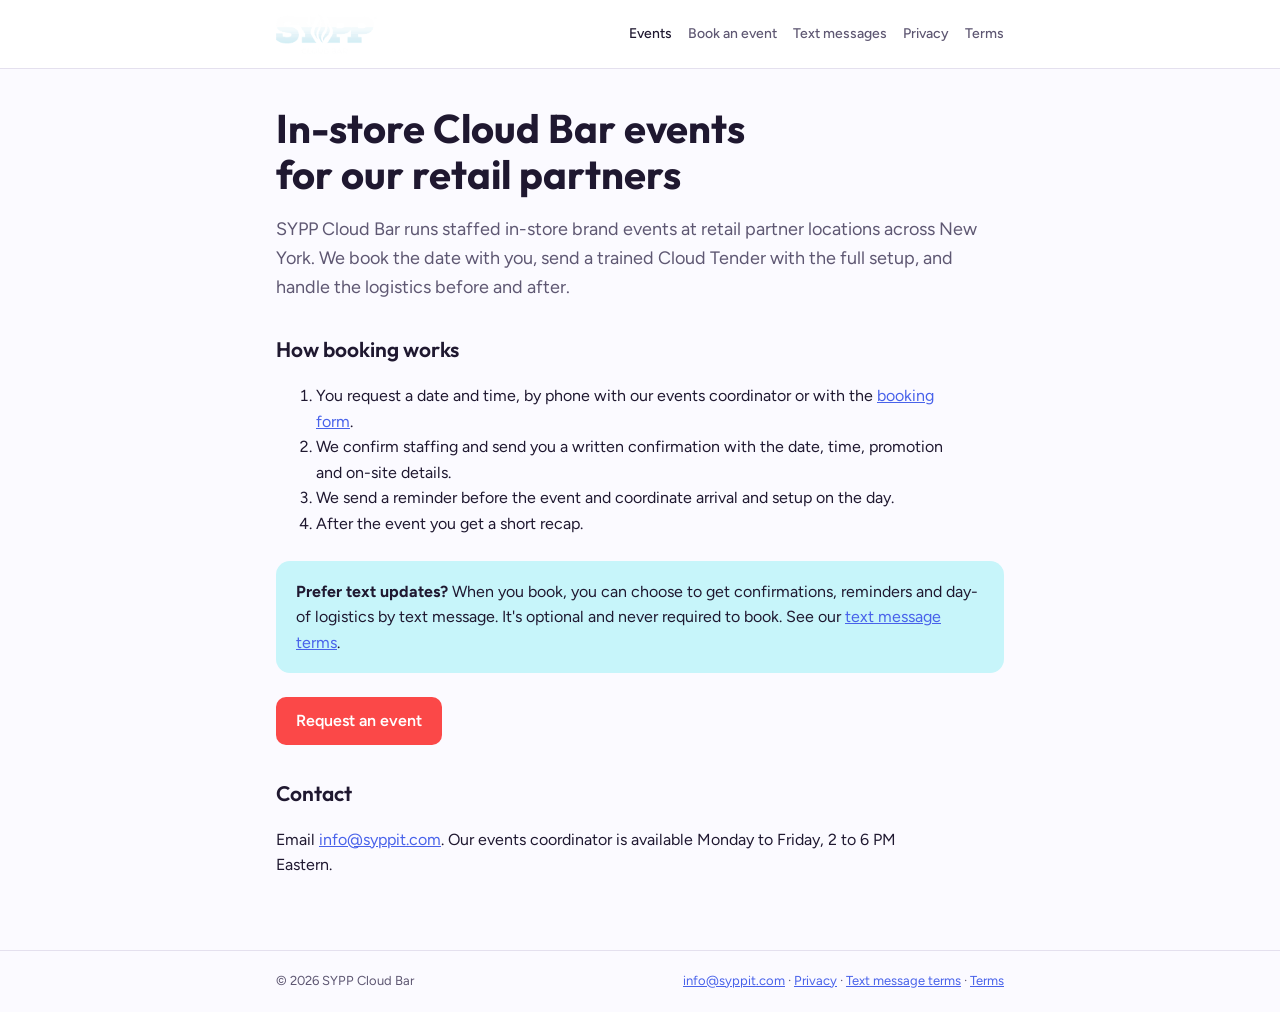
<file: index.html>
<!doctype html>
<html lang="en"><head><meta charset="utf-8"><meta name="viewport" content="width=device-width,initial-scale=1,viewport-fit=cover">
<title>SYPP Cloud Bar Events</title>
<meta name="description" content="SYPP Cloud Bar in-store events for retail partners in New York.">
<link rel="preconnect" href="https://fonts.googleapis.com">
<link rel="stylesheet" href="https://fonts.googleapis.com/css2?family=Outfit:wght@600;700&family=Figtree:wght@400;500;600&display=swap">
<link rel="stylesheet" href="assets/site.css"><link rel="icon" href="assets/sypp-logo.png">
</head><body>
<header class="top"><div class="wrap"><a href="index.html"><img src="assets/sypp-logo.png" alt="SYPP Cloud Bar" width="101" height="40"></a><nav class="links"><a href="index.html" aria-current="page">Events</a><a href="book.html">Book an event</a><a href="sms-terms.html">Text messages</a><a href="privacy.html">Privacy</a><a href="terms.html">Terms</a></nav></div></header>
<main><div class="wrap">
<h1>In-store Cloud Bar events for our retail partners</h1>
<p class="lede">SYPP Cloud Bar runs staffed in-store brand events at retail partner locations across New York. We book the date with you, send a trained Cloud Tender with the full setup, and handle the logistics before and after.</p>

<h2>How booking works</h2>
<ol>
  <li>You request a date and time, by phone with our events coordinator or with the <a href="book.html">booking form</a>.</li>
  <li>We confirm staffing and send you a written confirmation with the date, time, promotion and on-site details.</li>
  <li>We send a reminder before the event and coordinate arrival and setup on the day.</li>
  <li>After the event you get a short recap.</li>
</ol>

<div class="band">
  <strong>Prefer text updates?</strong> When you book, you can choose to get confirmations, reminders and day-of logistics by text message. It's optional and never required to book. See our <a href="sms-terms.html">text message terms</a>.
</div>

<p><a class="cta" href="book.html">Request an event</a></p>

<h2>Contact</h2>
<p>Email <a href="mailto:info@syppit.com">info@syppit.com</a>. Our events coordinator is available Monday to Friday, 2 to 6 PM Eastern.</p>

</div></main>
<footer><div class="wrap"><span>&copy; 2026 SYPP Cloud Bar</span><span><a href="mailto:info@syppit.com">info@syppit.com</a> · <a href="privacy.html">Privacy</a> · <a href="sms-terms.html">Text message terms</a> · <a href="terms.html">Terms</a></span></div></footer>
</body></html>
</file>
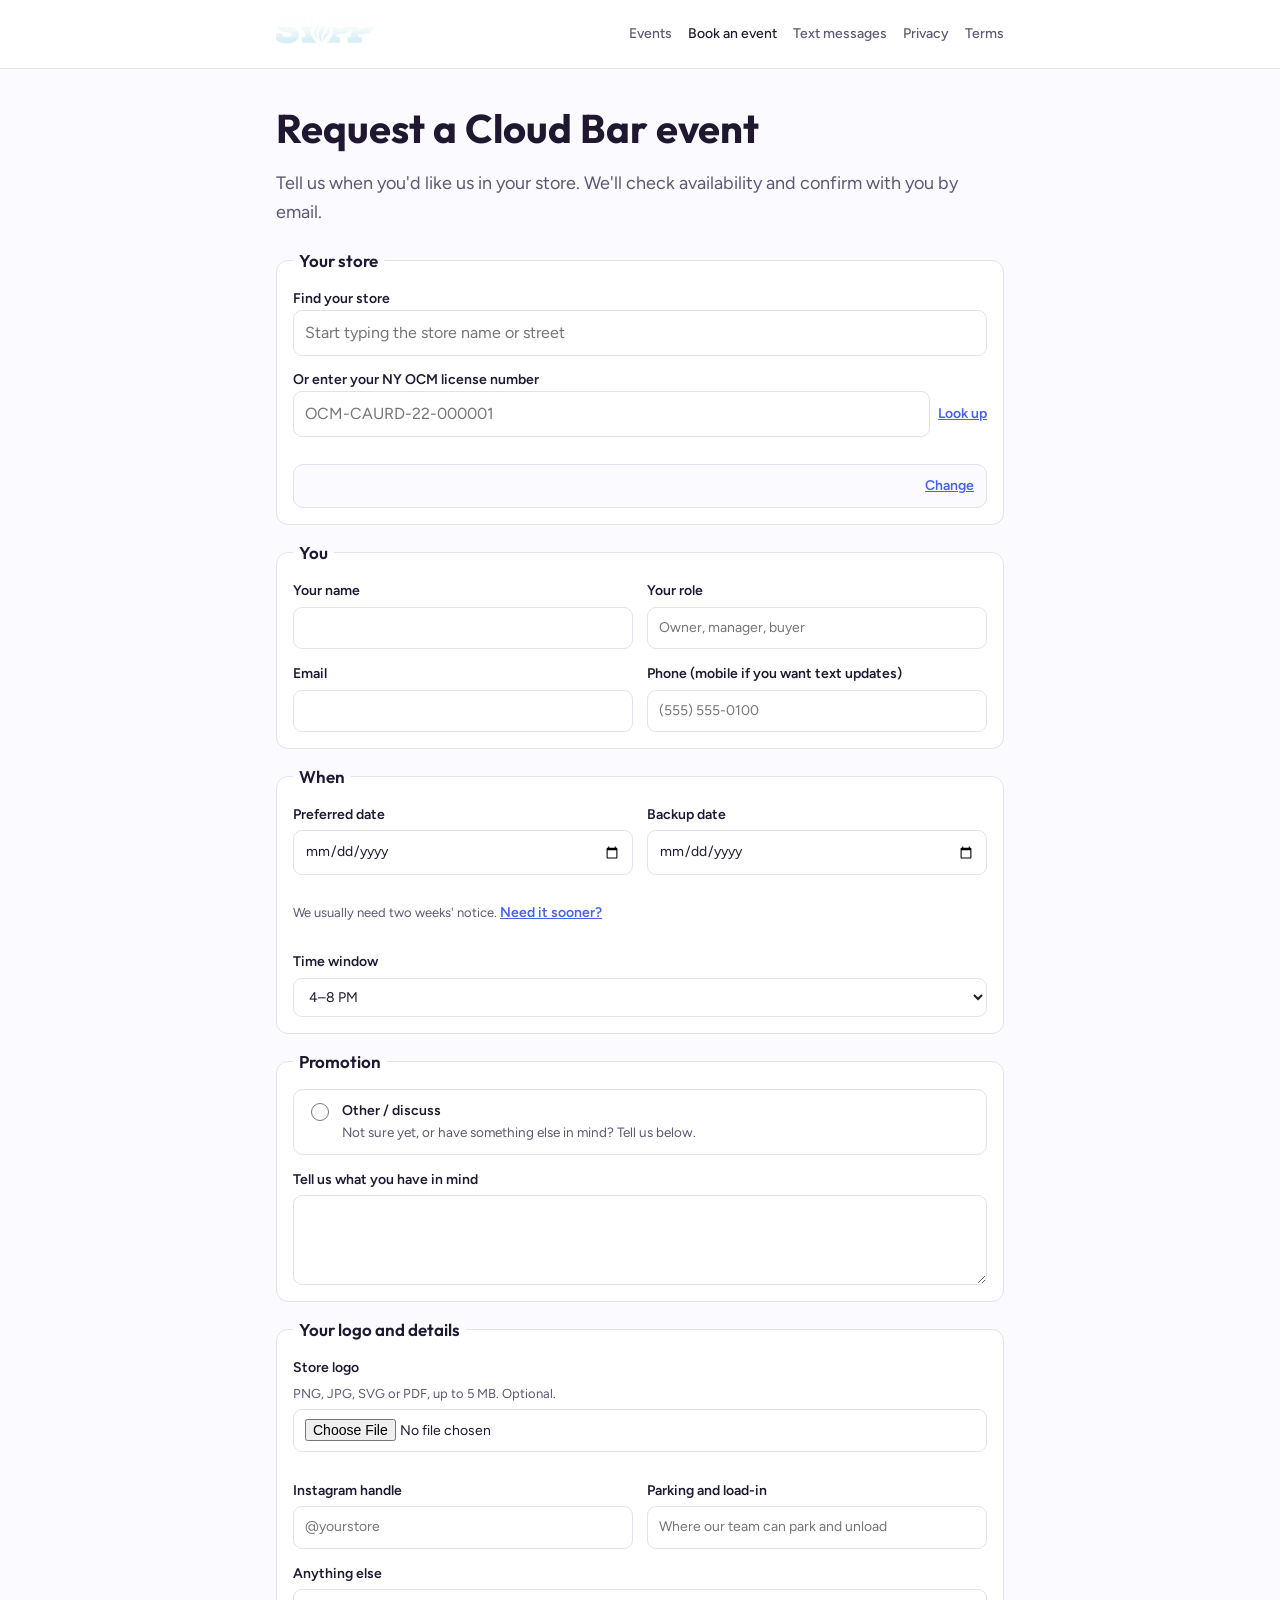
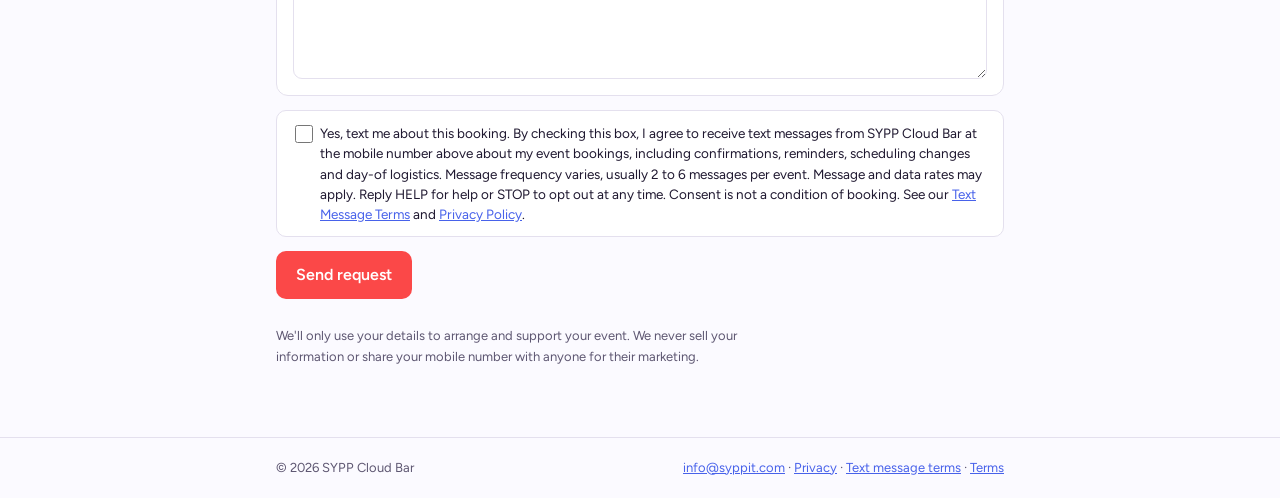
<file: book.html>
<!doctype html>
<html lang="en"><head><meta charset="utf-8"><meta name="viewport" content="width=device-width,initial-scale=1,viewport-fit=cover">
<title>Book a Cloud Bar Event</title>
<meta name="description" content="SYPP Cloud Bar in-store events for retail partners in New York.">
<link rel="preconnect" href="https://fonts.googleapis.com">
<link rel="stylesheet" href="https://fonts.googleapis.com/css2?family=Outfit:wght@600;700&family=Figtree:wght@400;500;600&display=swap">
<link rel="stylesheet" href="assets/site.css"><link rel="icon" href="assets/sypp-logo.png">
</head><body>
<header class="top"><div class="wrap"><a href="index.html"><img src="assets/sypp-logo.png" alt="SYPP Cloud Bar" width="101" height="40"></a><nav class="links"><a href="index.html">Events</a><a href="book.html" aria-current="page">Book an event</a><a href="sms-terms.html">Text messages</a><a href="privacy.html">Privacy</a><a href="terms.html">Terms</a></nav></div></header>
<main><div class="wrap">
<style>
.eyebrow{font-size:13px;font-weight:600;letter-spacing:.06em;text-transform:uppercase;color:var(--purple);margin:0 0 6px}
form.book fieldset{grid-column:1/-1;border:1px solid var(--line);border-radius:12px;padding:14px 16px 16px;margin:0;display:grid;grid-template-columns:1fr 1fr;gap:14px;background:var(--panel)}
form.book legend{font-family:var(--display);font-weight:600;font-size:17px;padding:0 6px}
form.book fieldset .full{grid-column:1/-1}
.hint{font-size:13px;font-weight:400;color:var(--muted)}
.linkbtn{background:none;border:0;padding:0;font:inherit;font-size:14px;font-weight:600;color:var(--blue);text-decoration:underline;cursor:pointer;justify-self:start}
.combo{position:relative}
.combo ul{position:absolute;z-index:5;left:0;right:0;top:100%;margin:4px 0 0;padding:4px;list-style:none;background:var(--panel);border:1px solid var(--line);border-radius:10px;box-shadow:0 8px 24px rgba(0,0,0,.12);max-height:280px;overflow-y:auto}
.combo li{padding:9px 10px;border-radius:7px;cursor:pointer;font-weight:400;line-height:1.35}
.combo li small{display:block;color:var(--muted);font-size:13px}
.combo li[aria-selected="true"],.combo li:hover{background:var(--sky)}
.combo li.empty{cursor:default;color:var(--muted)}
.combo li.empty:hover{background:none}
.picked{display:flex;justify-content:space-between;align-items:flex-start;gap:12px;border:1px solid var(--line);border-radius:10px;padding:10px 12px;background:var(--bg)}
.picked strong{display:block}
.picked span{font-size:14px;color:var(--muted)}
.promos{display:grid;gap:8px}
.promos label{flex-direction:row!important;align-items:flex-start;gap:10px!important;border:1px solid var(--line);border-radius:10px;padding:10px 12px;font-weight:600;cursor:pointer}
.promos label:has(input:checked){border-color:var(--purple);background:var(--bg)}
.promos input{width:18px;height:18px;margin-top:3px;flex:none}
.promos small{display:block;font-weight:400;color:var(--muted);font-size:13.5px}
.warn{border-radius:10px;padding:10px 12px;background:var(--sky);font-size:14px;font-weight:500}
.preview{display:flex;align-items:center;gap:12px;font-size:14px;font-weight:400}
.preview img{max-width:120px;max-height:80px;object-fit:contain;border:1px solid var(--line);border-radius:8px;background:#fff;padding:4px}
.hp{position:absolute!important;left:-10000px!important;width:1px;height:1px;overflow:hidden}
.done{border-radius:14px;padding:20px;background:var(--sky);margin-top:20px}
.done h2{margin-top:0}
.ref{font-family:var(--display);font-weight:700;font-size:20px}
@media (max-width:560px){form.book fieldset{grid-template-columns:1fr}}
</style>

<p class="eyebrow" id="brandline" hidden></p>
<h1>Request a Cloud Bar event</h1>
<p class="lede">Tell us when you'd like us in your store. We'll check availability and confirm with you by email.</p>

<form class="book" id="book" novalidate>
  <input type="hidden" name="brand" id="brand">
  <input type="hidden" name="store_key" id="store_key">
  <input type="hidden" name="page_url" id="page_url">
  <input type="hidden" name="sms_consent_text" id="sms_consent_text">
  <div class="hp" aria-hidden="true"><label>Website<input name="website" id="website" tabindex="-1" autocomplete="off"></label></div>

  <fieldset>
    <legend>Your store</legend>
    <div class="full" id="store_find">
      <label for="store_search">Find your store</label>
      <div class="combo">
        <input id="store_search" type="text" role="combobox" aria-autocomplete="list" aria-expanded="false" aria-controls="store_list" autocomplete="off" placeholder="Start typing the store name or street">
        <ul id="store_list" role="listbox" aria-label="Matching stores" hidden></ul>
      </div>
      <p class="hint" id="store_status" aria-live="polite"></p>
      <label for="lic_search" style="margin-top:12px">Or enter your NY OCM license number</label>
      <div style="display:flex;gap:8px"><input id="lic_search" type="text" autocomplete="off" placeholder="OCM-CAURD-22-000001" style="flex:1">
        <button type="button" class="linkbtn" id="lic_go">Look up</button></div>
      <p class="hint" id="lic_status" aria-live="polite"></p>
    </div>
    <div class="full picked" id="store_picked" hidden>
      <div><strong id="picked_name"></strong><span id="picked_addr"></span><small id="picked_lic" style="display:block"></small></div>
      <button type="button" class="linkbtn" id="store_change">Change</button>
    </div>
    <input type="hidden" id="store_name" name="store_name"><input type="hidden" id="store_address" name="store_address">
    <input type="hidden" id="store_license" name="store_license"><input type="hidden" name="form_v" value="2">
  </fieldset>

  <fieldset>
    <legend>You</legend>
    <label>Your name<input id="contact_name" name="contact_name" autocomplete="name"></label>
    <label>Your role<input id="contact_role" name="contact_role" placeholder="Owner, manager, buyer"></label>
    <label>Email<input id="contact_email" name="contact_email" type="email" autocomplete="email"></label>
    <label>Phone (mobile if you want text updates)<input id="contact_phone" name="contact_phone" type="tel" autocomplete="tel" placeholder="(555) 555-0100"></label>
  </fieldset>

  <fieldset>
    <legend>When</legend>
    <label>Preferred date<input id="date1" name="date1" type="date" aria-describedby="lead_hint"></label>
    <label>Backup date<input id="date2" name="date2" type="date"></label>
    <p class="hint full" id="lead_hint">We usually need two weeks' notice. <button type="button" class="linkbtn" id="sooner" aria-controls="date1 date2">Need it sooner?</button></p>
    <p class="warn full" id="short_warn" role="status" hidden>Dates under 2 weeks need us to confirm availability. We'll contact you as soon as possible.</p>
    <label class="full">Time window<select id="time_window" name="time_window">
      <option value="12–4 PM">12–4 PM</option>
      <option value="2–6 PM">2–6 PM</option>
      <option value="4–8 PM" selected>4–8 PM</option>
      <option value="Other">Other (tell us in the notes)</option>
    </select></label>
  </fieldset>

  <fieldset>
    <legend>Promotion</legend>
    <div class="full promos" id="promos" role="radiogroup" aria-label="Promotion">
      <p class="hint" id="promo_loading">Loading options…</p>
    </div>
    <label class="full" id="promo_other_wrap" hidden>Tell us what you have in mind<textarea id="promo_other" name="promo_other"></textarea></label>
  </fieldset>

  <fieldset>
    <legend>Your logo and details</legend>
    <label class="full">Store logo <span class="hint">PNG, JPG, SVG or PDF, up to 5 MB. Optional.</span>
      <input id="logo" name="logo" type="file" accept=".png,.jpg,.jpeg,.svg,.pdf,image/png,image/jpeg,image/svg+xml,application/pdf"></label>
    <div class="full preview" id="logo_preview" aria-live="polite" hidden></div>
    <label>Instagram handle<input id="ig_handle" name="ig_handle" placeholder="@yourstore" autocomplete="off"></label>
    <label>Parking and load-in<input id="parking_notes" name="parking_notes" placeholder="Where our team can park and unload"></label>
    <label class="full">Anything else<textarea id="notes" name="notes"></textarea></label>
  </fieldset>

  <label class="consent" for="sms_consent">
    <input type="checkbox" id="sms_consent" name="sms_consent" value="yes">
    <span>Yes, text me about this booking. By checking this box, I agree to receive text messages from SYPP Cloud Bar at the mobile number above about my event bookings, including confirmations, reminders, scheduling changes and day-of logistics. Message frequency varies, usually 2 to 6 messages per event. Message and data rates may apply. Reply HELP for help or STOP to opt out at any time. Consent is not a condition of booking. See our <a href="sms-terms.html">Text Message Terms</a> and <a href="privacy.html">Privacy Policy</a>.</span>
  </label>

  <div class="msg" id="msg" role="alert" hidden></div>
  <div class="full"><button class="cta" type="submit" id="submit">Send request</button></div>
  <p class="note full">We'll only use your details to arrange and support your event. We never sell your information or share your mobile number with anyone for their marketing.</p>
</form>

<div class="done" id="done" role="status" tabindex="-1" hidden>
  <h2>Request received</h2>
  <p>Your reference is <span class="ref" id="done_ref"></span>.</p>
  <p id="done_msg"></p>
  <p id="done_short" hidden><strong>Dates under 2 weeks need us to confirm availability. We'll contact you as soon as possible.</strong></p>
  <p>We'll check availability and confirm with you by email. Questions? Email <a href="mailto:info@syppit.com">info@syppit.com</a>.</p>
</div>

<script>
(() => {
  const API = "https://sypp-phone-avkv2gqima-ue.a.run.app".replace(/\/+$/, "");
  const SHORT = "Dates under 2 weeks need us to confirm availability. We'll contact you as soon as possible.";
  const MAX_LOGO = 5 * 1024 * 1024;
  const $ = id => document.getElementById(id);
  const f = $("book"), msg = $("msg");
  const params = new URLSearchParams(location.search);
  const slug = /^[a-z0-9-]{1,48}$/.test((params.get("brand") || "").toLowerCase()) ? params.get("brand").toLowerCase() : "dragonfly";
  $("brand").value = slug;

  const say = (text, html) => { msg.hidden = false; if (html) msg.innerHTML = html; else msg.textContent = text; msg.scrollIntoView({block: "nearest"}); };
  const clearMsg = () => { msg.hidden = true; msg.textContent = ""; };

  /* ---------- dates ---------- */
  let leadDays = 14, sooner = false;
  const ymd = d => d.getFullYear() + "-" + String(d.getMonth() + 1).padStart(2, "0") + "-" + String(d.getDate()).padStart(2, "0");
  const addDays = n => { const d = new Date(); d.setHours(0, 0, 0, 0); d.setDate(d.getDate() + n); return d; };
  function setMins() {
    const min = ymd(addDays(sooner ? 0 : leadDays));
    $("date1").min = min; $("date2").min = min;
  }
  function checkShort() {
    const v = $("date1").value;
    $("short_warn").hidden = !(v && v < ymd(addDays(leadDays)) && v >= ymd(addDays(0)));
  }
  $("sooner").addEventListener("click", () => {
    sooner = true; setMins();
    $("lead_hint").textContent = "You can pick any upcoming date. Dates under 2 weeks need us to confirm availability.";
    $("date1").focus();
  });
  $("date1").addEventListener("change", checkShort);
  $("date1").addEventListener("input", checkShort);
  setMins();

  /* ---------- store search ---------- */
  const search = $("store_search"), list = $("store_list"), status = $("store_status");
  let results = [], active = -1, timer = null, seq = 0, mode = "search";
  function showMode(m) {
    mode = m;
    $("store_find").hidden = m !== "search";
    $("store_picked").hidden = m !== "picked";
  }
  function closeList() { list.hidden = true; search.setAttribute("aria-expanded", "false"); search.removeAttribute("aria-activedescendant"); active = -1; }
  function render(items, q) {
    list.replaceChildren(); results = items; active = -1;
    if (!items.length) {
      const li = document.createElement("li"); li.className = "empty"; li.setAttribute("role", "option"); li.setAttribute("aria-disabled", "true");
      li.textContent = "No match for “" + q + "”. Try your OCM license number below.";
      list.append(li);
    }
    items.forEach((s, i) => {
      const li = document.createElement("li"); li.id = "store_opt_" + i; li.setAttribute("role", "option"); li.setAttribute("aria-selected", "false");
      const b = document.createElement("span"); b.textContent = s.name || "";
      const sm = document.createElement("small"); sm.textContent = fullAddr(s);
      li.append(b, sm);
      li.addEventListener("mousedown", e => { e.preventDefault(); pick(i); });
      list.append(li);
    });
    list.hidden = false; search.setAttribute("aria-expanded", "true");
    status.textContent = items.length ? items.length + " match" + (items.length === 1 ? "" : "es") + ". Use the arrow keys to choose." : "";
  }
  function highlight(i) {
    const opts = list.querySelectorAll('li[id^="store_opt_"]');
    if (!opts.length) return;
    active = (i + opts.length) % opts.length;
    opts.forEach((o, j) => o.setAttribute("aria-selected", j === active ? "true" : "false"));
    search.setAttribute("aria-activedescendant", opts[active].id);
    opts[active].scrollIntoView({block: "nearest"});
  }
  function fullAddr(s) { return [s.address, s.city, ["NY", s.zip].filter(Boolean).join(" ")].filter(Boolean).join(", "); }
  function pick(i) { choose(results[i]); }
  function choose(s) {
    if (!s) return;
    $("store_key").value = s.key || "";
    $("store_name").value = s.name || "";
    $("store_address").value = fullAddr(s);
    $("store_license").value = s.license || "";
    $("picked_name").textContent = s.name || "";
    $("picked_addr").textContent = fullAddr(s);
    $("picked_lic").textContent = "OCM license " + (s.license || "");
    closeList(); showMode("picked"); status.textContent = "";
    $("store_change").focus();
  }
  async function lookupLicense() {
    const l = $("lic_search").value.trim(), st = $("lic_status");
    if (l.length < 6) { st.textContent = "Enter the full license number, like OCM-CAURD-22-000001."; return; }
    st.textContent = "Looking it up…";
    try {
      const r = await fetch(API + "/api/public/license?l=" + encodeURIComponent(l));
      const j = await r.json().catch(() => ({}));
      if (r.ok && j.store) { st.textContent = ""; choose(j.store); }
      else st.textContent = "We couldn't find that license in the state's list. Check the number, or email info@syppit.com.";
    } catch (e) { st.textContent = "License lookup isn't working right now. Try again, or email info@syppit.com."; }
  }
  $("lic_go").addEventListener("click", lookupLicense);
  $("lic_search").addEventListener("keydown", e => { if (e.key === "Enter") { e.preventDefault(); lookupLicense(); } });
  search.addEventListener("input", () => {
    clearTimeout(timer);
    const q = search.value.trim();
    if (q.length < 2) { closeList(); status.textContent = ""; return; }
    timer = setTimeout(async () => {
      const my = ++seq;
      try {
        const r = await fetch(API + "/api/public/stores?q=" + encodeURIComponent(q));
        if (!r.ok) throw new Error(r.status);
        const j = await r.json();
        if (my === seq) render(Array.isArray(j.results) ? j.results.slice(0, 12) : [], q);
      } catch (e) {
        if (my === seq) { closeList(); status.textContent = "Store search isn't working right now. Enter your OCM license number below instead."; }
      }
    }, 250);
  });
  search.addEventListener("keydown", e => {
    if (list.hidden) return;
    if (e.key === "ArrowDown") { e.preventDefault(); highlight(active + 1); }
    else if (e.key === "ArrowUp") { e.preventDefault(); highlight(active - 1); }
    else if (e.key === "Enter") { if (active >= 0) { e.preventDefault(); pick(active); } }
    else if (e.key === "Escape") { closeList(); }
  });
  search.addEventListener("blur", () => setTimeout(closeList, 150));
  $("store_change").addEventListener("click", () => {
    $("store_key").value = ""; $("store_name").value = ""; $("store_address").value = ""; $("store_license").value = "";
    showMode("search"); search.value = ""; $("lic_search").value = ""; $("lic_status").textContent = ""; search.focus();
  });

  /* ---------- promos ---------- */
  function renderPromos(promos) {
    const box = $("promos"); box.replaceChildren();
    const add = (value, label, desc) => {
      const l = document.createElement("label");
      const r = document.createElement("input"); r.type = "radio"; r.name = "promo_id"; r.value = value;
      const t = document.createElement("span"); t.textContent = label;
      if (desc) { const s = document.createElement("small"); s.textContent = desc; t.append(s); }
      l.append(r, t); box.append(l);
    };
    (promos || []).forEach(p => { if (p && p.id && p.label) add(String(p.id), String(p.label), p.description ? String(p.description) : ""); });
    add("other", "Other / discuss", "Not sure yet, or have something else in mind? Tell us below.");
    box.addEventListener("change", () => {
      const other = f.querySelector('input[name="promo_id"]:checked')?.value === "other";
      $("promo_other_wrap").hidden = !other;
    });
  }

  /* ---------- logo ---------- */
  const OK_TYPES = ["image/png", "image/jpeg", "image/svg+xml", "application/pdf"];
  const OK_EXT = /\.(png|jpe?g|svg|pdf)$/i;
  let previewUrl = null;
  $("logo").addEventListener("change", () => {
    const file = $("logo").files[0], box = $("logo_preview");
    if (previewUrl) { URL.revokeObjectURL(previewUrl); previewUrl = null; }
    box.replaceChildren(); box.hidden = true;
    if (!file) return;
    if (!(OK_TYPES.includes(file.type) || OK_EXT.test(file.name))) {
      $("logo").value = ""; box.hidden = false; box.textContent = "That file type won't work. Use PNG, JPG, SVG or PDF."; return;
    }
    if (file.size > MAX_LOGO) {
      $("logo").value = ""; box.hidden = false; box.textContent = "That file is over 5 MB. Please pick a smaller one."; return;
    }
    box.hidden = false;
    const name = document.createElement("span"); name.textContent = file.name + " (" + Math.max(1, Math.round(file.size / 1024)) + " KB)";
    if (/^image\//.test(file.type) || /\.(png|jpe?g|svg)$/i.test(file.name)) {
      const img = document.createElement("img"); previewUrl = URL.createObjectURL(file); img.src = previewUrl; img.alt = "Logo preview";
      box.append(img);
    }
    box.append(name);
  });

  /* ---------- load brand ---------- */
  if (!API) {
    showMode("manual"); $("back_search").hidden = true;
    renderPromos([]);
  } else {
    showMode("search");
    fetch(API + "/api/public/brands/" + encodeURIComponent(slug))
      .then(r => r.ok ? r.json() : Promise.reject(r.status))
      .then(b => {
        if (b && b.name) { $("brandline").textContent = String(b.name) + " × SYPP Cloud Bar"; $("brandline").hidden = false; }
        const n = parseInt(b && b.min_lead_days, 10);
        if (n > 0 && n < 120) { leadDays = n; setMins(); checkShort(); }
        renderPromos(b && b.promos);
      })
      .catch(() => renderPromos([]));
  }

  /* ---------- submit ---------- */
  f.addEventListener("submit", async e => {
    e.preventDefault(); clearMsg();
    if ($("website").value) return; // bot
    const v = id => $(id).value.trim();
    const need = [];
    if (mode !== "picked" || !v("store_license")) need.push("your store (pick it from the list, or look up your OCM license number)");
    if (!v("contact_name")) need.push("your name");
    if (!v("contact_email")) need.push("email");
    if (!v("contact_phone")) need.push("phone");
    if (!v("date1")) need.push("preferred date");
    if (need.length) { say("Please fill in: " + need.join(", ") + "."); return; }
    if (!/^[^\s@]+@[^\s@]+\.[^\s@]+$/.test(v("contact_email"))) { say("Please check your email address."); $("contact_email").focus(); return; }
    const today = ymd(addDays(0));
    if (v("date1") < today || (v("date2") && v("date2") < today)) { say("Please pick dates from today onward."); $("date1").focus(); return; }
    if (v("contact_phone").replace(/\D/g, "").length < 10) { say("Please check your phone number (10 digits)."); $("contact_phone").focus(); return; }
    const sms = $("sms_consent").checked;
    if (f.querySelector('input[name="promo_id"]:checked')?.value === "other" && !v("promo_other")) { say("Tell us a little about the promotion you have in mind."); $("promo_other").focus(); return; }
    const file = $("logo").files[0];
    if (file && file.size > MAX_LOGO) { say("Your logo is over 5 MB. Please pick a smaller file."); return; }

    if (!API) { say("", 'Online requests aren\'t switched on yet. Please email the details to <a href="mailto:info@syppit.com">info@syppit.com</a> and we\'ll get back to you within one business day.'); return; }

    $("page_url").value = location.href;
    $("sms_consent_text").value = sms ? f.querySelector(".consent span").textContent.replace(/\s+/g, " ").trim() : "";
    const data = new FormData(f);
    if (!file) data.delete("logo");
    if (!data.get("sms_consent_text")) data.delete("sms_consent_text");

    const btn = $("submit"); btn.disabled = true; btn.textContent = "Sending…";
    try {
      const r = await fetch(API + "/api/book", {method: "POST", body: data});
      let j = null; try { j = await r.json(); } catch (_) {}
      if (!j || !j.ok) throw new Error((j && j.error) || ("Something went wrong (" + r.status + ")."));
      $("done_ref").textContent = j.ref || "";
      $("done_ref").parentElement.hidden = !j.ref;
      const m = (j.message || "").trim();
      $("done_msg").textContent = m; $("done_msg").hidden = !m || m === SHORT;
      $("done_short").hidden = !j.short_notice;
      f.hidden = true; $("done").hidden = false; $("done").focus();
      window.scrollTo({top: 0});
    } catch (err) {
      say("", "");
      msg.append(document.createTextNode(String(err.message || err) + " "));
      const a = document.createElement("a"); a.href = "mailto:info@syppit.com"; a.textContent = "info@syppit.com";
      msg.append("If it keeps happening, email ", a, " instead.");
    } finally { btn.disabled = false; btn.textContent = "Send request"; }
  });
})();
</script>

</div></main>
<footer><div class="wrap"><span>&copy; 2026 SYPP Cloud Bar</span><span><a href="mailto:info@syppit.com">info@syppit.com</a> · <a href="privacy.html">Privacy</a> · <a href="sms-terms.html">Text message terms</a> · <a href="terms.html">Terms</a></span></div></footer>
</body></html>
</file>
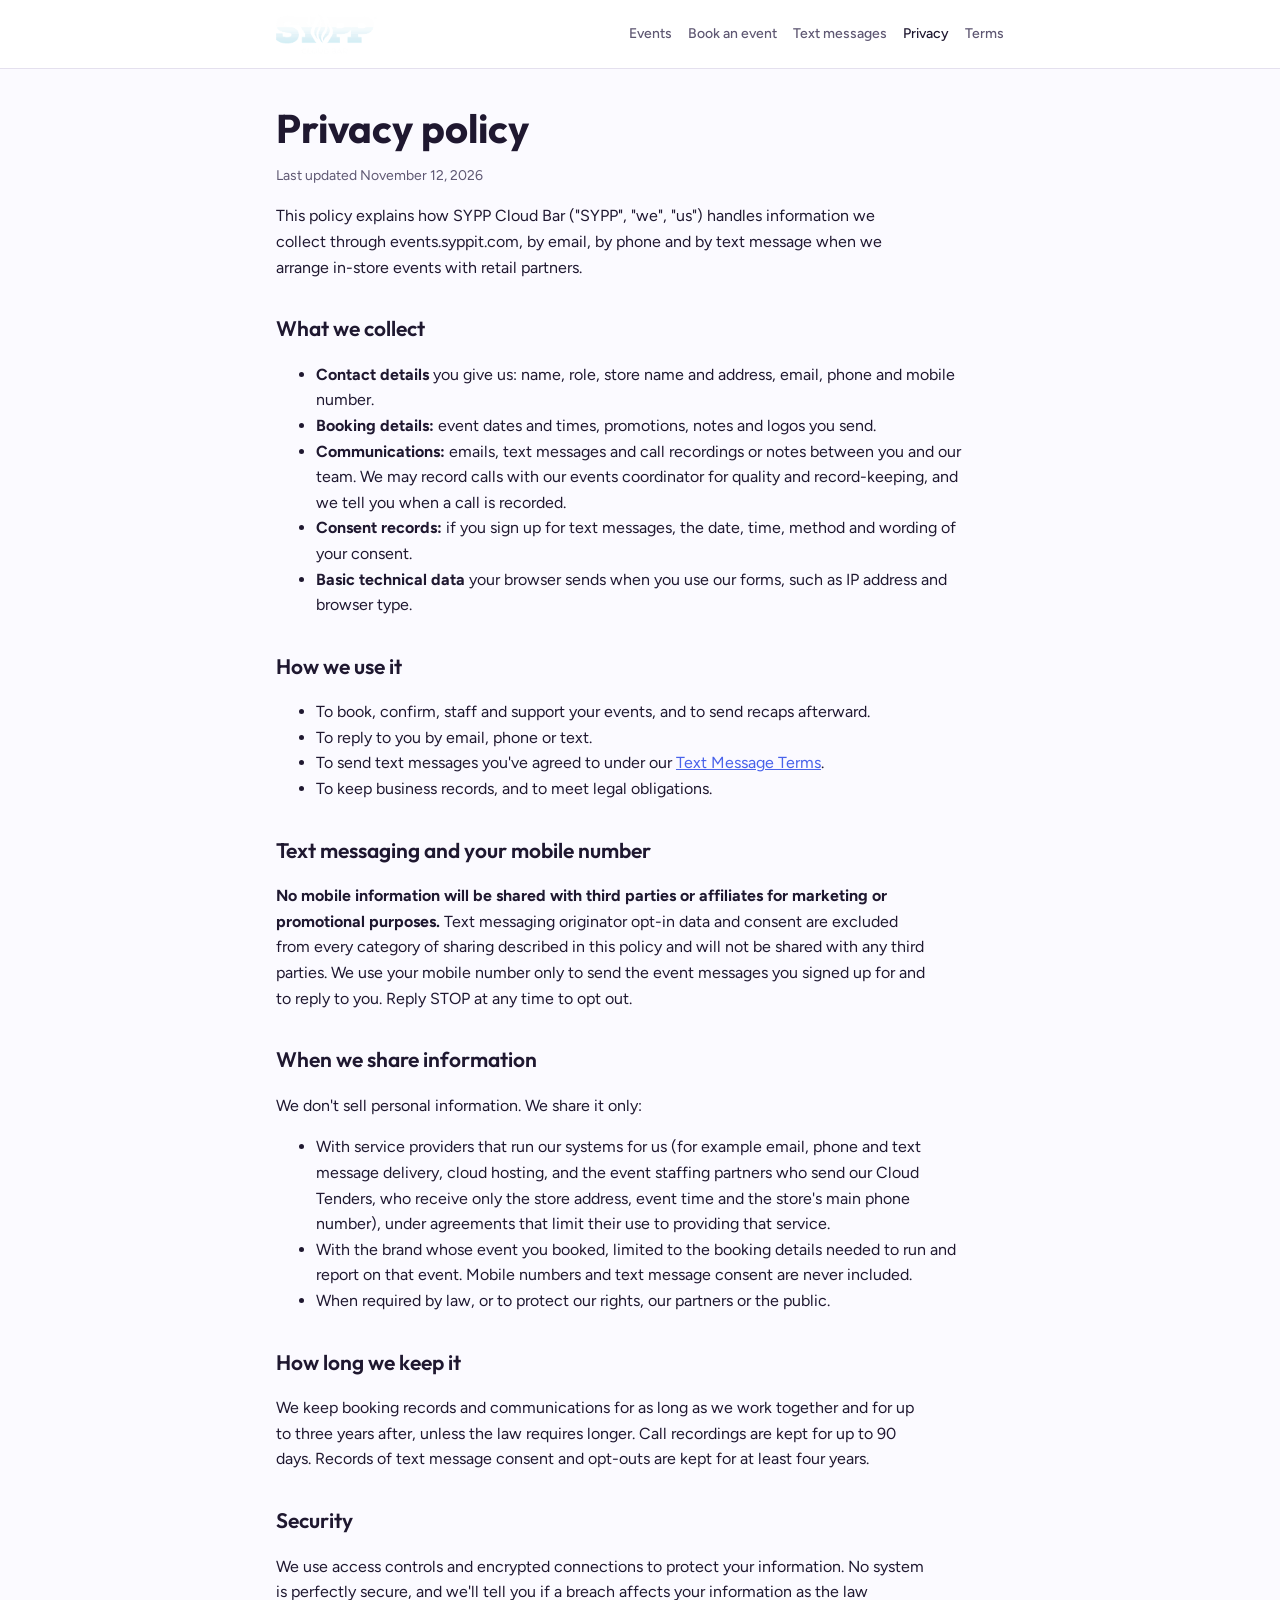
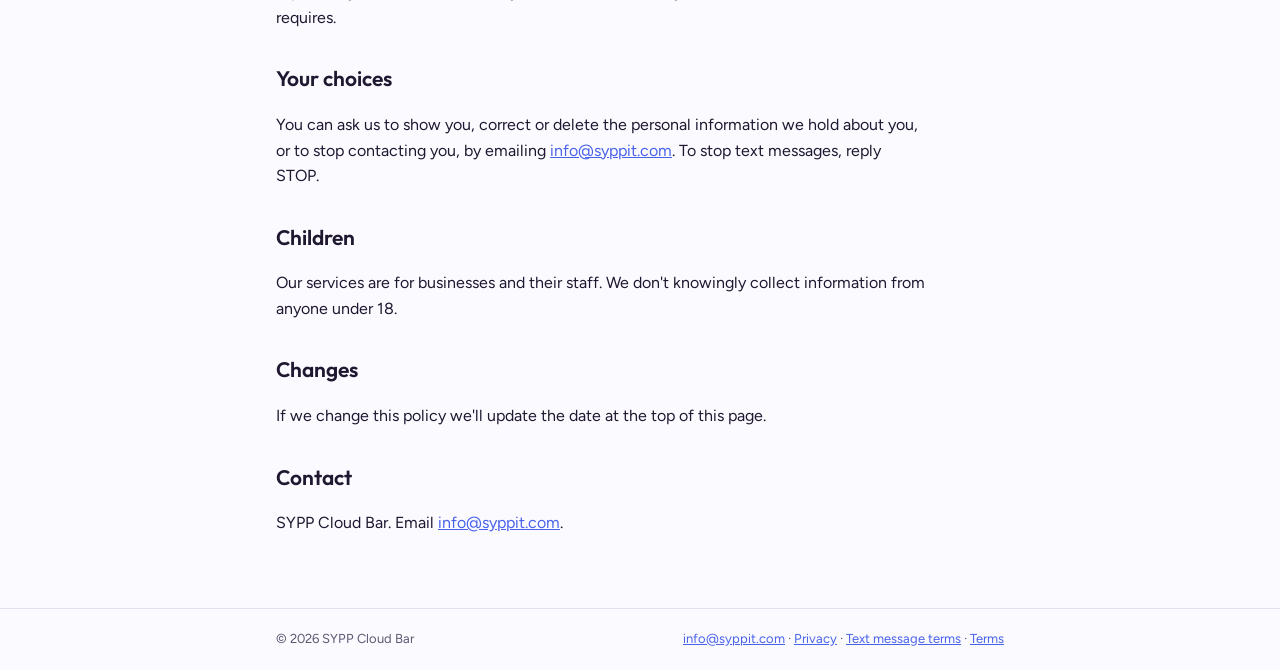
<file: privacy.html>
<!doctype html>
<html lang="en"><head><meta charset="utf-8"><meta name="viewport" content="width=device-width,initial-scale=1,viewport-fit=cover">
<title>SYPP Privacy Policy</title>
<meta name="description" content="SYPP Cloud Bar in-store events for retail partners in New York.">
<link rel="preconnect" href="https://fonts.googleapis.com">
<link rel="stylesheet" href="https://fonts.googleapis.com/css2?family=Outfit:wght@600;700&family=Figtree:wght@400;500;600&display=swap">
<link rel="stylesheet" href="assets/site.css"><link rel="icon" href="assets/sypp-logo.png">
</head><body>
<header class="top"><div class="wrap"><a href="index.html"><img src="assets/sypp-logo.png" alt="SYPP Cloud Bar" width="101" height="40"></a><nav class="links"><a href="index.html">Events</a><a href="book.html">Book an event</a><a href="sms-terms.html">Text messages</a><a href="privacy.html" aria-current="page">Privacy</a><a href="terms.html">Terms</a></nav></div></header>
<main><div class="wrap">
<h1>Privacy policy</h1>
<p class="updated">Last updated November 12, 2026</p>
<p>This policy explains how SYPP Cloud Bar ("SYPP", "we", "us") handles information we collect through events.syppit.com, by email, by phone and by text message when we arrange in-store events with retail partners.</p>

<h2>What we collect</h2>
<ul>
  <li><strong>Contact details</strong> you give us: name, role, store name and address, email, phone and mobile number.</li>
  <li><strong>Booking details:</strong> event dates and times, promotions, notes and logos you send.</li>
  <li><strong>Communications:</strong> emails, text messages and call recordings or notes between you and our team. We may record calls with our events coordinator for quality and record-keeping, and we tell you when a call is recorded.</li>
  <li><strong>Consent records:</strong> if you sign up for text messages, the date, time, method and wording of your consent.</li>
  <li><strong>Basic technical data</strong> your browser sends when you use our forms, such as IP address and browser type.</li>
</ul>

<h2>How we use it</h2>
<ul>
  <li>To book, confirm, staff and support your events, and to send recaps afterward.</li>
  <li>To reply to you by email, phone or text.</li>
  <li>To send text messages you've agreed to under our <a href="sms-terms.html">Text Message Terms</a>.</li>
  <li>To keep business records, and to meet legal obligations.</li>
</ul>

<h2>Text messaging and your mobile number</h2>
<p><strong>No mobile information will be shared with third parties or affiliates for marketing or promotional purposes.</strong> Text messaging originator opt-in data and consent are excluded from every category of sharing described in this policy and will not be shared with any third parties. We use your mobile number only to send the event messages you signed up for and to reply to you. Reply STOP at any time to opt out.</p>

<h2>When we share information</h2>
<p>We don't sell personal information. We share it only:</p>
<ul>
  <li>With service providers that run our systems for us (for example email, phone and text message delivery, cloud hosting, and the event staffing partners who send our Cloud Tenders, who receive only the store address, event time and the store's main phone number), under agreements that limit their use to providing that service.</li>
  <li>With the brand whose event you booked, limited to the booking details needed to run and report on that event. Mobile numbers and text message consent are never included.</li>
  <li>When required by law, or to protect our rights, our partners or the public.</li>
</ul>

<h2>How long we keep it</h2>
<p>We keep booking records and communications for as long as we work together and for up to three years after, unless the law requires longer. Call recordings are kept for up to 90 days. Records of text message consent and opt-outs are kept for at least four years.</p>

<h2>Security</h2>
<p>We use access controls and encrypted connections to protect your information. No system is perfectly secure, and we'll tell you if a breach affects your information as the law requires.</p>

<h2>Your choices</h2>
<p>You can ask us to show you, correct or delete the personal information we hold about you, or to stop contacting you, by emailing <a href="mailto:info@syppit.com">info@syppit.com</a>. To stop text messages, reply STOP.</p>

<h2>Children</h2>
<p>Our services are for businesses and their staff. We don't knowingly collect information from anyone under 18.</p>

<h2>Changes</h2>
<p>If we change this policy we'll update the date at the top of this page.</p>

<h2>Contact</h2>
<p>SYPP Cloud Bar. Email <a href="mailto:info@syppit.com">info@syppit.com</a>.</p>

</div></main>
<footer><div class="wrap"><span>&copy; 2026 SYPP Cloud Bar</span><span><a href="mailto:info@syppit.com">info@syppit.com</a> · <a href="privacy.html">Privacy</a> · <a href="sms-terms.html">Text message terms</a> · <a href="terms.html">Terms</a></span></div></footer>
</body></html>
</file>
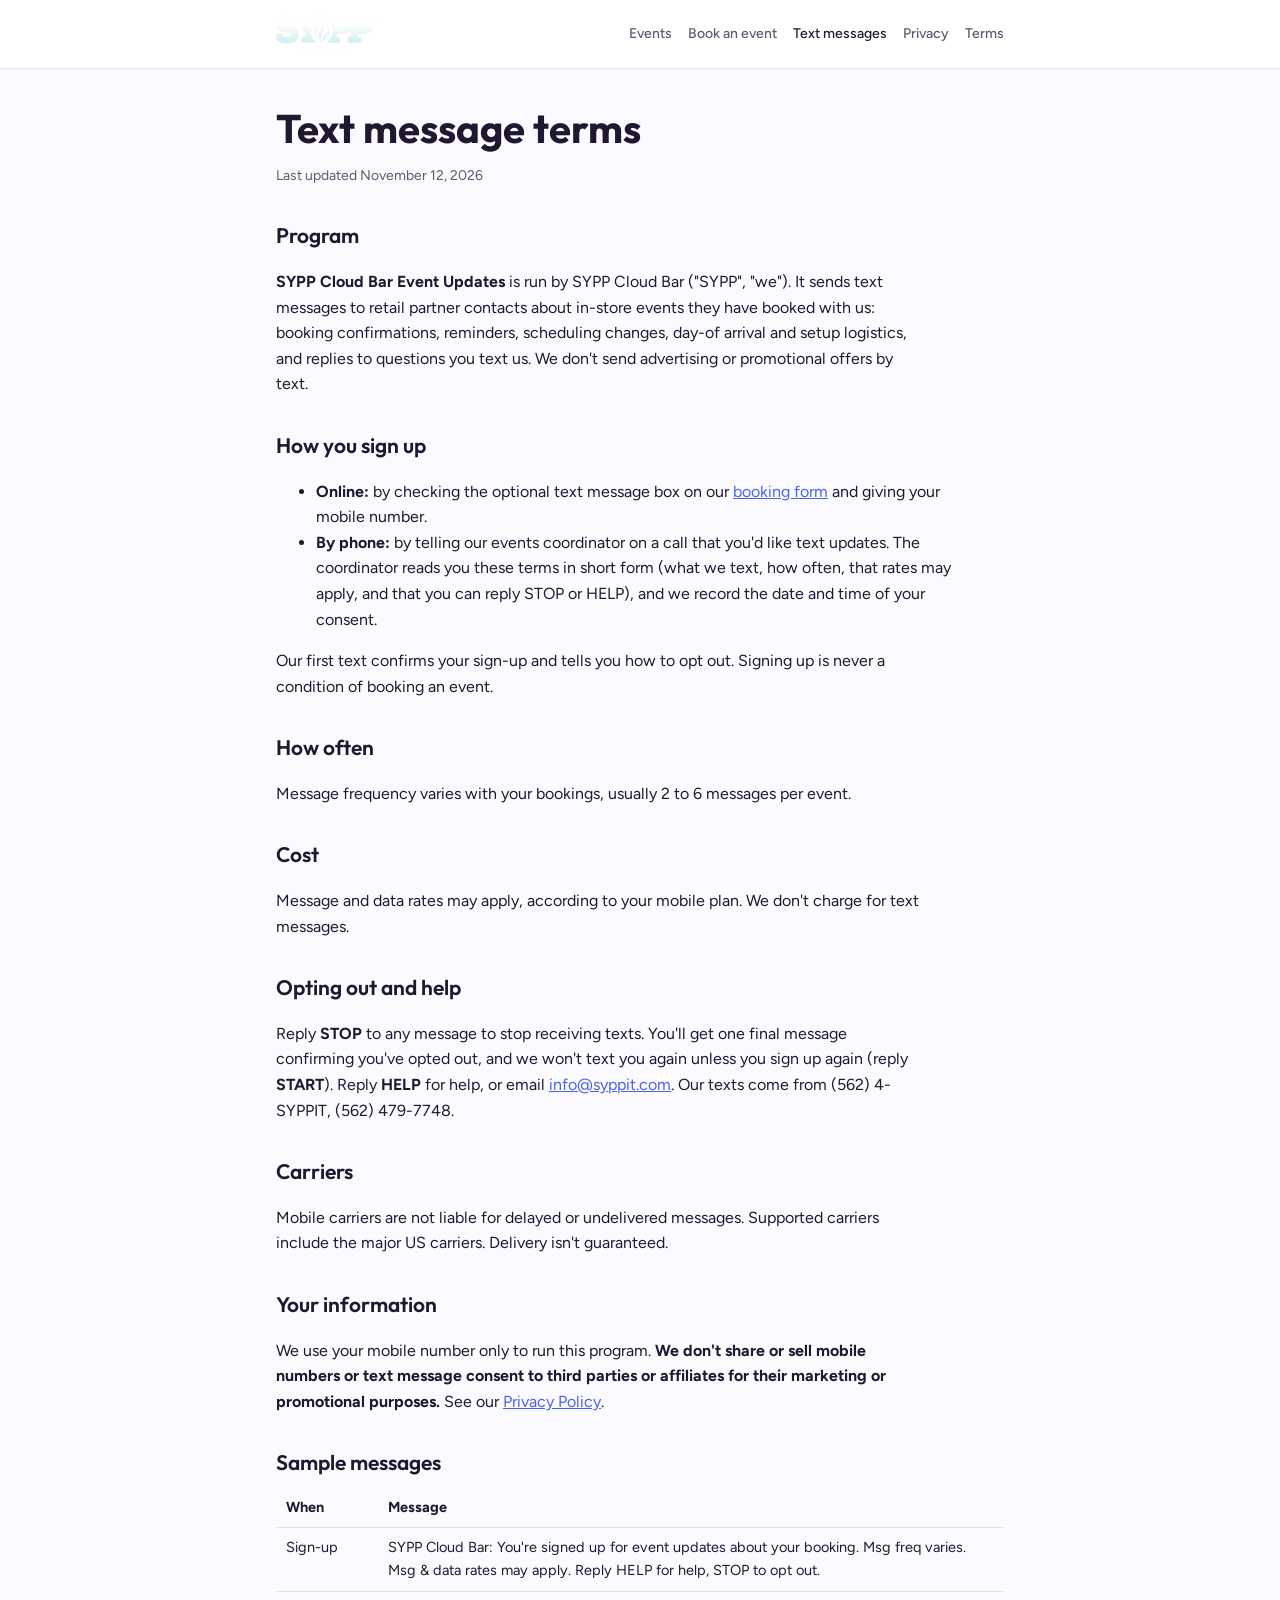
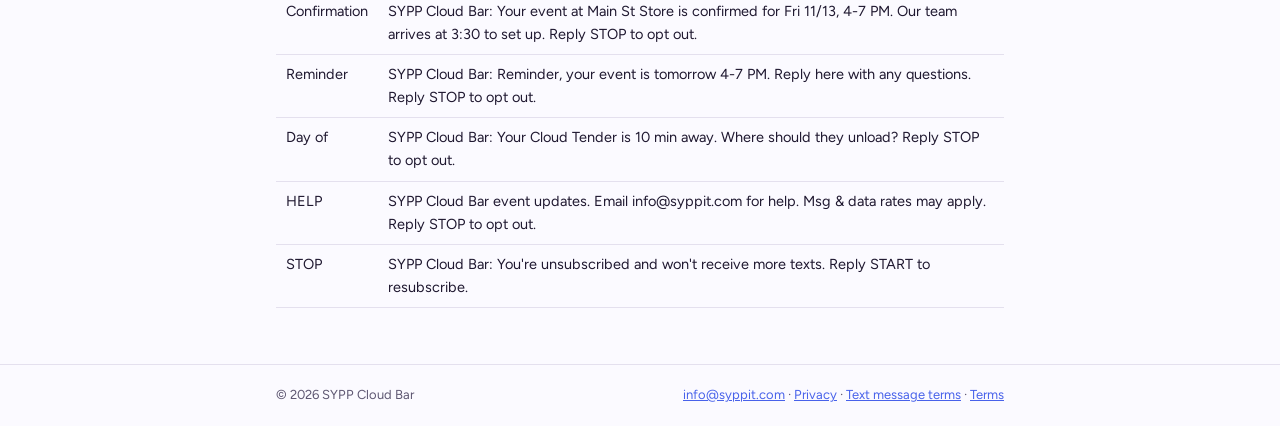
<file: sms-terms.html>
<!doctype html>
<html lang="en"><head><meta charset="utf-8"><meta name="viewport" content="width=device-width,initial-scale=1,viewport-fit=cover">
<title>Text Message Terms</title>
<meta name="description" content="SYPP Cloud Bar in-store events for retail partners in New York.">
<link rel="preconnect" href="https://fonts.googleapis.com">
<link rel="stylesheet" href="https://fonts.googleapis.com/css2?family=Outfit:wght@600;700&family=Figtree:wght@400;500;600&display=swap">
<link rel="stylesheet" href="assets/site.css"><link rel="icon" href="assets/sypp-logo.png">
</head><body>
<header class="top"><div class="wrap"><a href="index.html"><img src="assets/sypp-logo.png" alt="SYPP Cloud Bar" width="101" height="40"></a><nav class="links"><a href="index.html">Events</a><a href="book.html">Book an event</a><a href="sms-terms.html" aria-current="page">Text messages</a><a href="privacy.html">Privacy</a><a href="terms.html">Terms</a></nav></div></header>
<main><div class="wrap">
<h1>Text message terms</h1>
<p class="updated">Last updated November 12, 2026</p>

<h2>Program</h2>
<p><strong>SYPP Cloud Bar Event Updates</strong> is run by SYPP Cloud Bar ("SYPP", "we"). It sends text messages to retail partner contacts about in-store events they have booked with us: booking confirmations, reminders, scheduling changes, day-of arrival and setup logistics, and replies to questions you text us. We don't send advertising or promotional offers by text.</p>

<h2>How you sign up</h2>
<ul>
  <li><strong>Online:</strong> by checking the optional text message box on our <a href="book.html">booking form</a> and giving your mobile number.</li>
  <li><strong>By phone:</strong> by telling our events coordinator on a call that you'd like text updates. The coordinator reads you these terms in short form (what we text, how often, that rates may apply, and that you can reply STOP or HELP), and we record the date and time of your consent.</li>
</ul>
<p>Our first text confirms your sign-up and tells you how to opt out. Signing up is never a condition of booking an event.</p>

<h2>How often</h2>
<p>Message frequency varies with your bookings, usually 2 to 6 messages per event.</p>

<h2>Cost</h2>
<p>Message and data rates may apply, according to your mobile plan. We don't charge for text messages.</p>

<h2>Opting out and help</h2>
<p>Reply <strong>STOP</strong> to any message to stop receiving texts. You'll get one final message confirming you've opted out, and we won't text you again unless you sign up again (reply <strong>START</strong>). Reply <strong>HELP</strong> for help, or email <a href="mailto:info@syppit.com">info@syppit.com</a>. Our texts come from (562) 4-SYPPIT, (562) 479-7748.</p>

<h2>Carriers</h2>
<p>Mobile carriers are not liable for delayed or undelivered messages. Supported carriers include the major US carriers. Delivery isn't guaranteed.</p>

<h2>Your information</h2>
<p>We use your mobile number only to run this program. <strong>We don't share or sell mobile numbers or text message consent to third parties or affiliates for their marketing or promotional purposes.</strong> See our <a href="privacy.html">Privacy Policy</a>.</p>

<h2>Sample messages</h2>
<div class="tbl"><table>
<tr><th>When</th><th>Message</th></tr>
<tr><td>Sign-up</td><td>SYPP Cloud Bar: You're signed up for event updates about your booking. Msg freq varies. Msg &amp; data rates may apply. Reply HELP for help, STOP to opt out.</td></tr>
<tr><td>Confirmation</td><td>SYPP Cloud Bar: Your event at Main St Store is confirmed for Fri 11/13, 4-7 PM. Our team arrives at 3:30 to set up. Reply STOP to opt out.</td></tr>
<tr><td>Reminder</td><td>SYPP Cloud Bar: Reminder, your event is tomorrow 4-7 PM. Reply here with any questions. Reply STOP to opt out.</td></tr>
<tr><td>Day of</td><td>SYPP Cloud Bar: Your Cloud Tender is 10 min away. Where should they unload? Reply STOP to opt out.</td></tr>
<tr><td>HELP</td><td>SYPP Cloud Bar event updates. Email info@syppit.com for help. Msg &amp; data rates may apply. Reply STOP to opt out.</td></tr>
<tr><td>STOP</td><td>SYPP Cloud Bar: You're unsubscribed and won't receive more texts. Reply START to resubscribe.</td></tr>
</table></div>

</div></main>
<footer><div class="wrap"><span>&copy; 2026 SYPP Cloud Bar</span><span><a href="mailto:info@syppit.com">info@syppit.com</a> · <a href="privacy.html">Privacy</a> · <a href="sms-terms.html">Text message terms</a> · <a href="terms.html">Terms</a></span></div></footer>
</body></html>
</file>
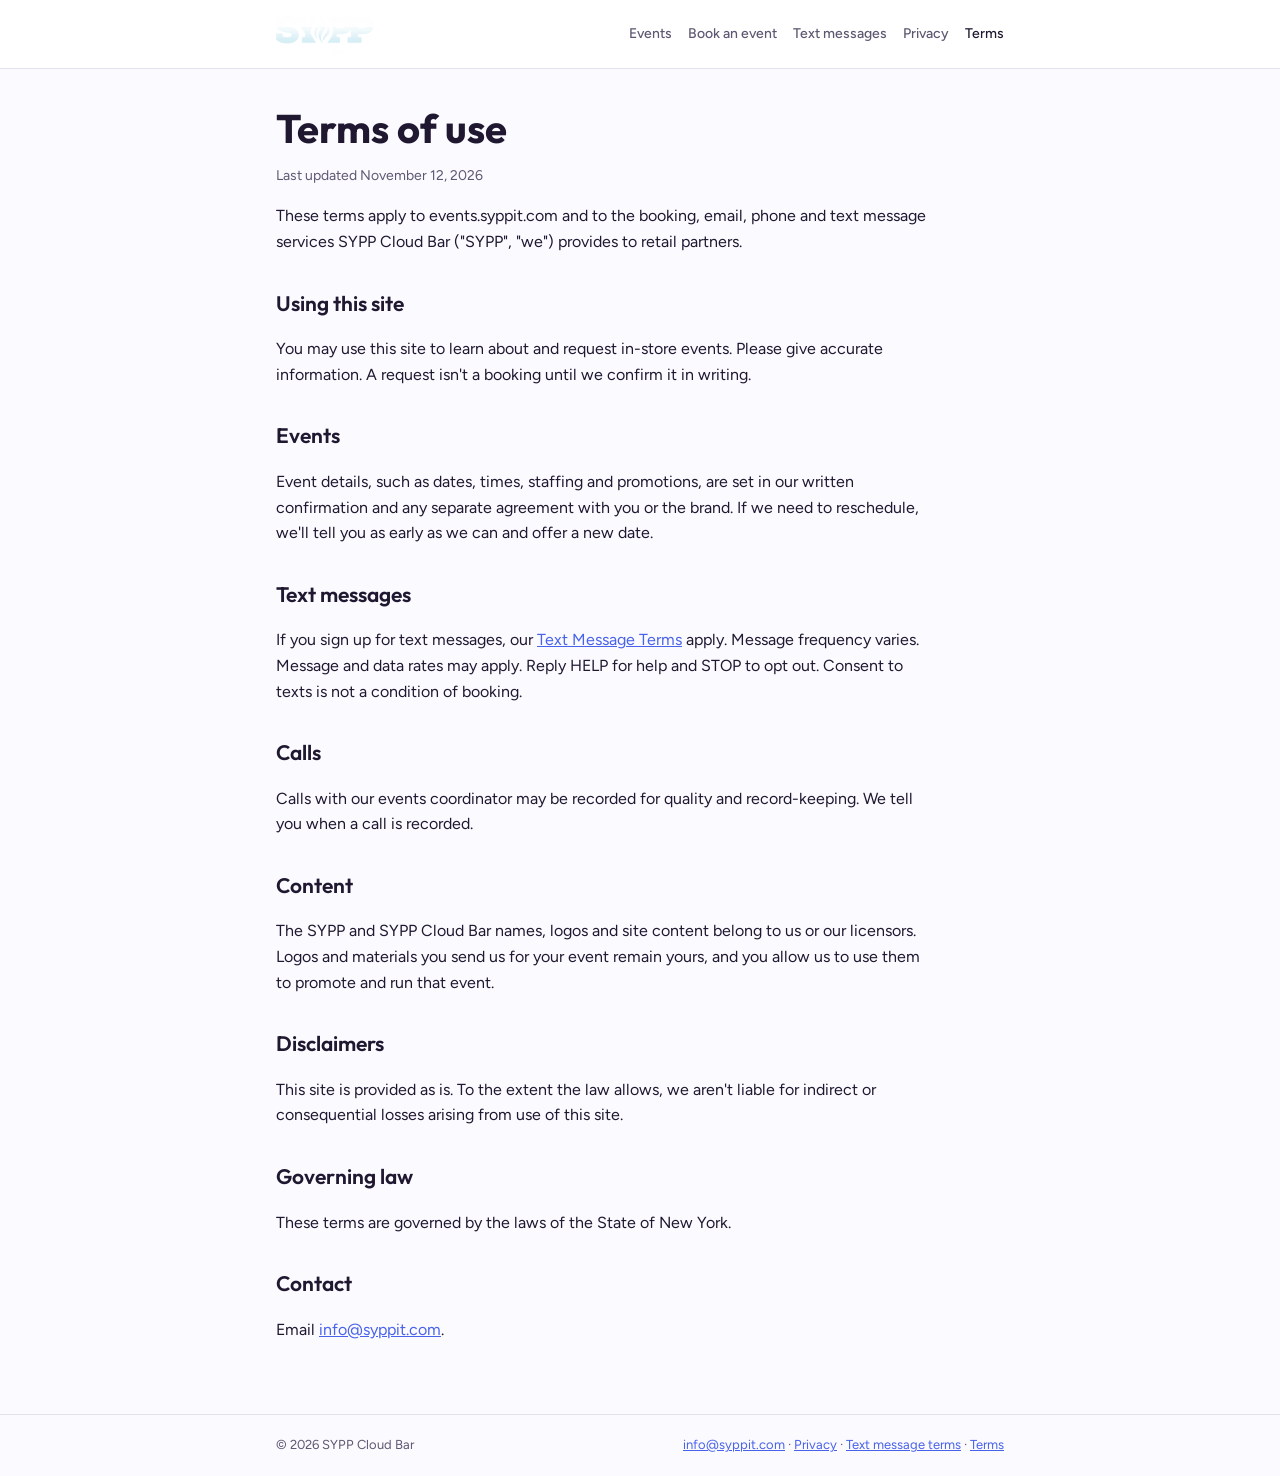
<file: terms.html>
<!doctype html>
<html lang="en"><head><meta charset="utf-8"><meta name="viewport" content="width=device-width,initial-scale=1,viewport-fit=cover">
<title>SYPP Terms of Use</title>
<meta name="description" content="SYPP Cloud Bar in-store events for retail partners in New York.">
<link rel="preconnect" href="https://fonts.googleapis.com">
<link rel="stylesheet" href="https://fonts.googleapis.com/css2?family=Outfit:wght@600;700&family=Figtree:wght@400;500;600&display=swap">
<link rel="stylesheet" href="assets/site.css"><link rel="icon" href="assets/sypp-logo.png">
</head><body>
<header class="top"><div class="wrap"><a href="index.html"><img src="assets/sypp-logo.png" alt="SYPP Cloud Bar" width="101" height="40"></a><nav class="links"><a href="index.html">Events</a><a href="book.html">Book an event</a><a href="sms-terms.html">Text messages</a><a href="privacy.html">Privacy</a><a href="terms.html" aria-current="page">Terms</a></nav></div></header>
<main><div class="wrap">
<h1>Terms of use</h1>
<p class="updated">Last updated November 12, 2026</p>
<p>These terms apply to events.syppit.com and to the booking, email, phone and text message services SYPP Cloud Bar ("SYPP", "we") provides to retail partners.</p>

<h2>Using this site</h2>
<p>You may use this site to learn about and request in-store events. Please give accurate information. A request isn't a booking until we confirm it in writing.</p>

<h2>Events</h2>
<p>Event details, such as dates, times, staffing and promotions, are set in our written confirmation and any separate agreement with you or the brand. If we need to reschedule, we'll tell you as early as we can and offer a new date.</p>

<h2>Text messages</h2>
<p>If you sign up for text messages, our <a href="sms-terms.html">Text Message Terms</a> apply. Message frequency varies. Message and data rates may apply. Reply HELP for help and STOP to opt out. Consent to texts is not a condition of booking.</p>

<h2>Calls</h2>
<p>Calls with our events coordinator may be recorded for quality and record-keeping. We tell you when a call is recorded.</p>

<h2>Content</h2>
<p>The SYPP and SYPP Cloud Bar names, logos and site content belong to us or our licensors. Logos and materials you send us for your event remain yours, and you allow us to use them to promote and run that event.</p>

<h2>Disclaimers</h2>
<p>This site is provided as is. To the extent the law allows, we aren't liable for indirect or consequential losses arising from use of this site.</p>

<h2>Governing law</h2>
<p>These terms are governed by the laws of the State of New York.</p>

<h2>Contact</h2>
<p>Email <a href="mailto:info@syppit.com">info@syppit.com</a>.</p>

</div></main>
<footer><div class="wrap"><span>&copy; 2026 SYPP Cloud Bar</span><span><a href="mailto:info@syppit.com">info@syppit.com</a> · <a href="privacy.html">Privacy</a> · <a href="sms-terms.html">Text message terms</a> · <a href="terms.html">Terms</a></span></div></footer>
</body></html>
</file>
<file: assets/site.css>
/* SYPP Cloud Bar events site. Palette pulled from syppit.com: purple, coral, sky. */
:root{
  --bg:#fbfaff; --panel:#ffffff; --ink:#1f1830; --muted:#5e5772; --line:#e4e0ee;
  --purple:#855fa4; --coral:#fb4848; --sky:#c7f5fa; --blue:#4862ea;
  --display:"Outfit",ui-sans-serif,system-ui,sans-serif;
  --body:"Figtree",ui-sans-serif,system-ui,sans-serif;
}
@media (prefers-color-scheme:dark){:root{
  --bg:#15111d; --panel:#1e1829; --ink:#f0ecf8; --muted:#b2aac6; --line:#352c45;
  --purple:#b994d8; --coral:#ff7a7a; --sky:#1d3a3e; --blue:#8b9cff; color-scheme:dark}}
*{box-sizing:border-box}
html{-webkit-text-size-adjust:100%}
body{margin:0;background:var(--bg);color:var(--ink);font-family:var(--body);font-size:16px;line-height:1.6}
a{color:var(--blue)}
a:focus-visible,button:focus-visible,input:focus-visible,select:focus-visible,textarea:focus-visible{outline:2px solid var(--purple);outline-offset:2px}
.wrap{max-width:760px;margin:0 auto;padding-inline:max(16px,env(safe-area-inset-left,0px)) max(16px,env(safe-area-inset-right,0px))}
header.top{border-bottom:1px solid var(--line);background:var(--panel)}
header.top .wrap{display:flex;align-items:center;justify-content:space-between;gap:16px;padding-block:14px;flex-wrap:wrap}
header.top img{height:40px;width:auto;display:block}
@media (prefers-color-scheme:dark){header.top img{background:#fff;border-radius:8px;padding:4px 8px}}
nav.links{display:flex;gap:16px;flex-wrap:wrap;font-size:14px}
nav.links a{color:var(--muted);text-decoration:none;font-weight:500}
nav.links a[aria-current="page"]{color:var(--ink)}
main{padding-block:36px 56px}
h1{font-family:var(--display);font-weight:700;font-size:clamp(28px,5vw,40px);line-height:1.15;margin:0 0 12px;text-wrap:balance}
h2{font-family:var(--display);font-weight:600;font-size:21px;margin:32px 0 8px}
h3{font-family:var(--display);font-weight:600;font-size:17px;margin:22px 0 6px}
p,li{max-width:65ch}
.lede{font-size:18px;color:var(--muted)}
.updated{color:var(--muted);font-size:14px}
.band{background:var(--sky);border-radius:14px;padding:18px 20px;margin:24px 0}
.cta{display:inline-block;background:var(--coral);color:#fff;text-decoration:none;font-weight:600;border-radius:10px;padding:11px 20px;border:0;font:inherit;font-weight:600;cursor:pointer}
.cta:disabled{opacity:.5;cursor:not-allowed}
form.book{display:grid;grid-template-columns:1fr 1fr;gap:14px;margin-top:20px}
form.book label{display:flex;flex-direction:column;gap:4px;font-size:14px;font-weight:600}
form.book .full{grid-column:1/-1}
input,select,textarea{font:inherit;font-weight:400;color:var(--ink);background:var(--panel);border:1px solid var(--line);border-radius:9px;padding:9px 11px;width:100%}
textarea{min-height:90px}
.consent{grid-column:1/-1;display:flex!important;flex-direction:row!important;gap:10px;align-items:flex-start;background:var(--panel);border:1px solid var(--line);border-radius:10px;padding:12px 14px;font-weight:400!important;font-size:13.5px!important;line-height:1.5}
.consent input{width:18px;height:18px;margin-top:2px;flex:none}
.note{font-size:13px;color:var(--muted)}
.msg{grid-column:1/-1;border-radius:10px;padding:12px 14px;background:var(--sky)}
table{border-collapse:collapse;width:100%;font-size:14.5px}
.tbl{overflow-x:auto}
th,td{text-align:left;padding:8px 10px;border-bottom:1px solid var(--line);vertical-align:top}
footer{border-top:1px solid var(--line);padding-block:20px;font-size:13px;color:var(--muted)}
footer .wrap{display:flex;gap:16px;flex-wrap:wrap;justify-content:space-between}
@media (max-width:560px){form.book{grid-template-columns:1fr}}
</file>
